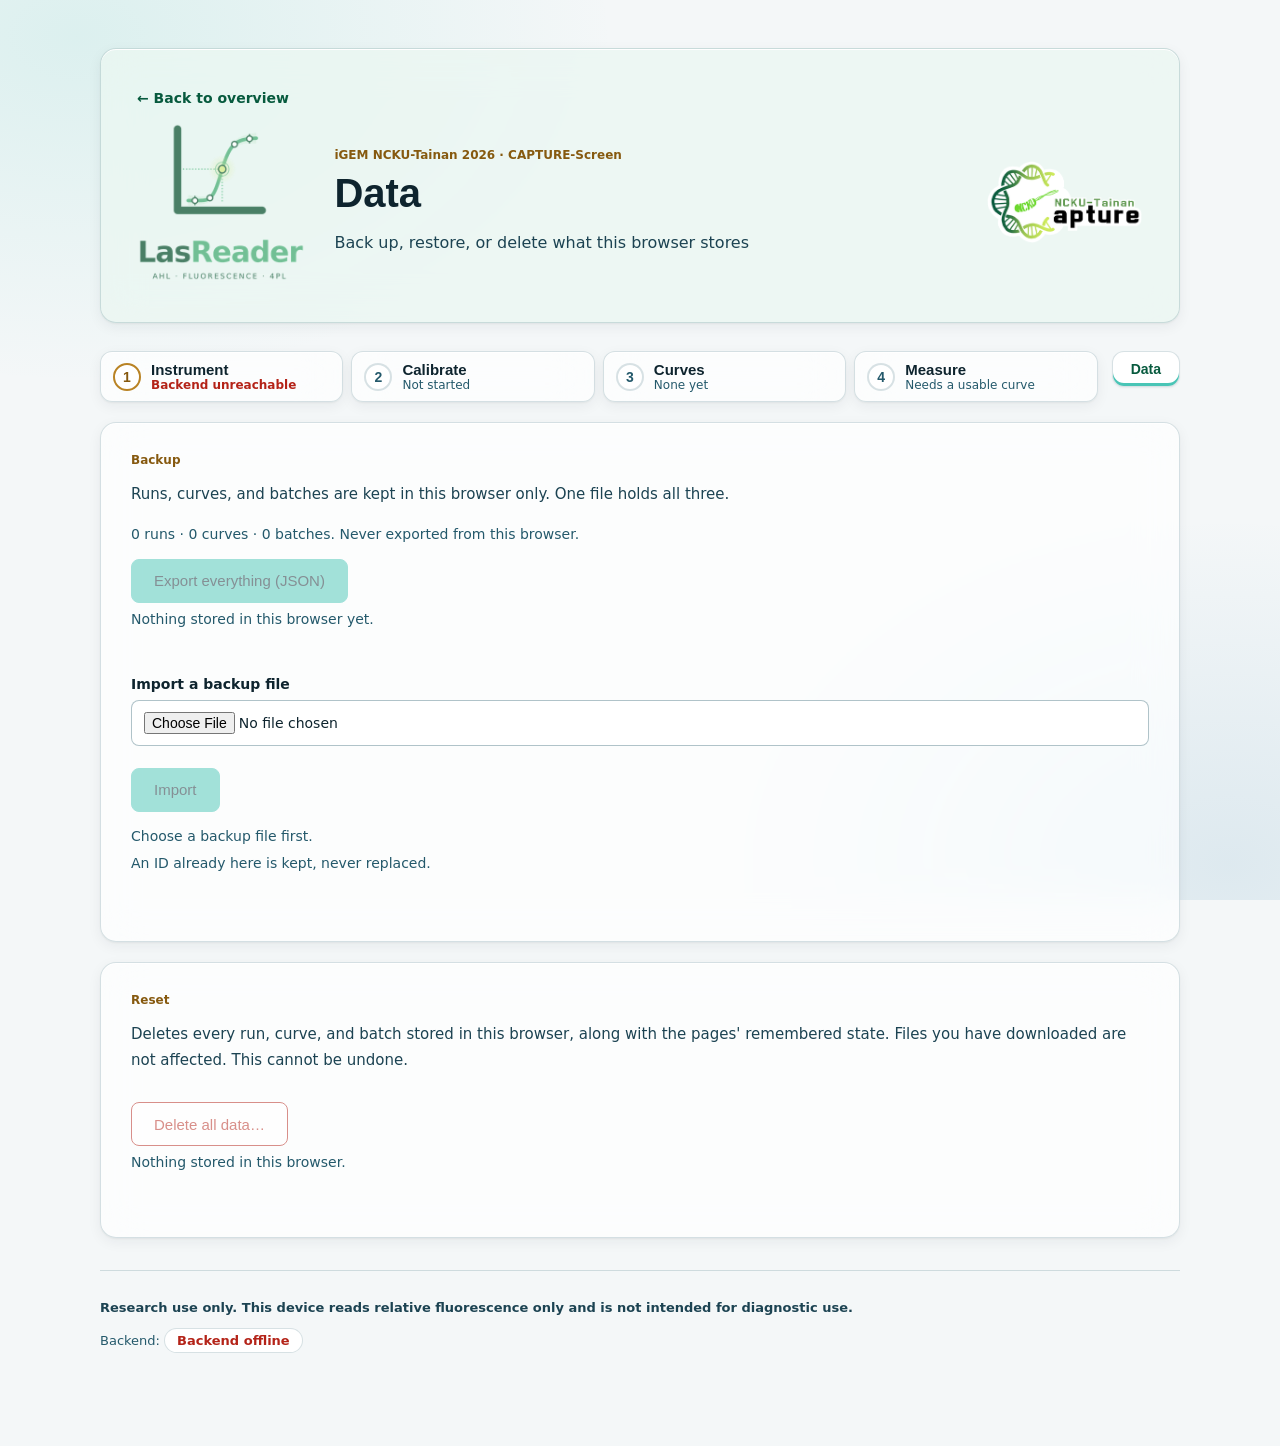
<file: frontend/hardware-data.html>
<!DOCTYPE html>
<html lang="en">
<head>
  <meta charset="UTF-8" />
  <meta name="viewport" content="width=device-width, initial-scale=1.0" />
  <title>Data · CAPTURE-Screen · LasReader</title>
  <meta name="description" content="Back up, restore, or delete the CAPTURE-Screen calibration runs, curves, and measurement batches stored in this browser." />
  <link rel="stylesheet" href="css/style.css" />
  <link rel="icon" type="image/png" href="assets/images/favicon.png" />
  <link rel="apple-touch-icon" href="assets/images/logo-mark.png" />
</head>
<body>
  <div class="page">
    <header class="site-header">
      <a class="back-link" href="index.html">&larr; Back to overview</a>
      <div class="site-header-row">
        <img class="site-mark" src="assets/images/logo-lasreader.png"
             alt="LasReader" width="360" height="340" />
        <div class="site-header-text">
          <p class="eyebrow">iGEM NCKU-Tainan 2026 · CAPTURE-Screen</p>
          <h1>Data</h1>
          <p class="subtitle">Back up, restore, or delete what this browser stores</p>
        </div>
        <img class="site-logo" src="assets/images/logo-wordmark.png"
             alt="iGEM NCKU-Tainan 2026 Capture" width="337" height="180" />
      </div>
    </header>

    <nav class="hw-steps" id="hardware-subnav" data-page="data" aria-label="CAPTURE-Screen workflow"></nav>

    <main>
      <!-- One backup for the whole workflow: a curve is meaningless without its run, and a
           batch without its curve. -->
      <section class="card">
        <p class="section-label">Backup</p>
        <p class="section-description">
          Runs, curves, and batches are kept in this browser only. One file holds all three.
        </p>

        <p class="plan-meta" id="backup-summary" aria-live="polite">Counting…</p>

        <div class="button-row">
          <button type="button" id="backup-export-button">Export everything (JSON)</button>
        </div>
        <p class="blocked-reason" id="backup-export-reason" hidden></p>
        <p class="status-message" id="backup-export-status" aria-live="polite"></p>

        <form id="backup-import-form">
          <label for="backup-import-file">Import a backup file</label>
          <input type="file" id="backup-import-file" accept=".json,application/json" />
          <button type="submit" id="backup-import-button">Import</button>
          <p class="blocked-reason" id="backup-import-reason" hidden></p>
        </form>
        <p class="plan-meta">An ID already here is kept, never replaced.</p>
        <p class="status-message" id="backup-import-status" aria-live="polite"></p>
        <ul class="excluded-list" id="backup-import-detail" hidden></ul>
      </section>

      <!-- Irreversible, so it takes two deliberate steps: open the panel, then type the word. The
           panel shows exactly what goes and whether it was ever backed up, and offers the backup
           right there. -->
      <section class="card">
        <p class="section-label">Reset</p>
        <p class="section-description">
          Deletes every run, curve, and batch stored in this browser, along with the pages' remembered state.
          Files you have downloaded are not affected. This cannot be undone.
        </p>

        <div class="button-row">
          <button type="button" class="btn-danger" id="reset-open-button">Delete all data&hellip;</button>
        </div>
        <p class="blocked-reason" id="reset-open-reason" hidden></p>

        <div id="reset-panel" hidden>
          <p class="plan-meta" id="reset-summary" aria-live="polite"></p>
          <p class="status-message warn" id="reset-warning"></p>

          <div class="button-row">
            <button type="button" class="btn-secondary" id="reset-export-button">Export everything first</button>
          </div>

          <label for="reset-confirm-input">Type DELETE to confirm</label>
          <input type="text" id="reset-confirm-input" autocomplete="off" spellcheck="false" />

          <div class="button-row">
            <button type="button" class="btn-danger" id="reset-confirm-button">Delete everything</button>
            <button type="button" class="btn-secondary" id="reset-cancel-button">Cancel</button>
          </div>
          <p class="blocked-reason" id="reset-confirm-reason" hidden></p>
        </div>

        <p class="status-message" id="reset-status" aria-live="polite"></p>
      </section>
    </main>

    <footer class="site-footer">
      <p class="ruo-notice">Research use only. This device reads relative fluorescence only and is not intended for diagnostic use.</p>
      <p>Backend: <span id="backend-status" class="backend-status-badge">Checking…</span></p>
    </footer>
  </div>

  <script src="js/config.js"></script>
  <script src="js/hardware_processing.js"></script>
  <script src="js/curve_fit.js"></script>
  <script src="js/hardware_local.js"></script>
  <script src="js/hardware_api.js"></script>
  <script src="js/hardware_common.js"></script>
  <script src="js/hardware_data.js"></script>
  <script src="js/backend_status.js"></script>
</body>
</html>
</file>
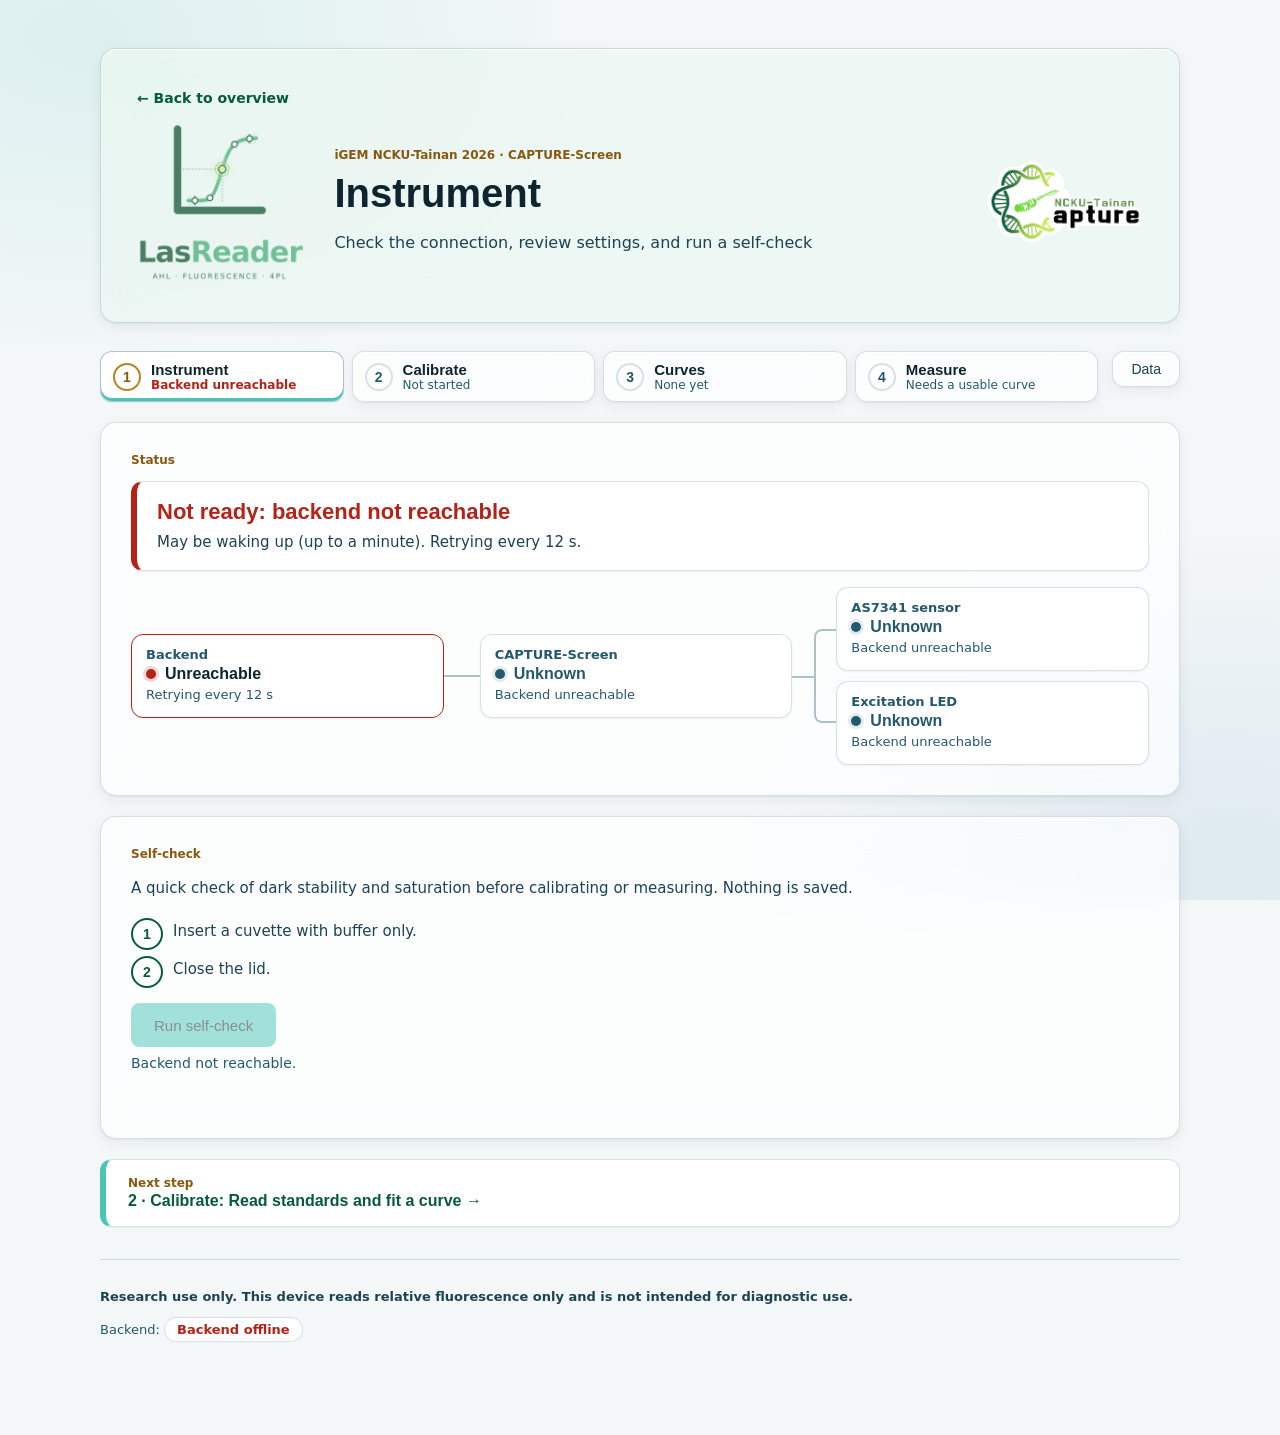
<file: frontend/hardware.html>
<!DOCTYPE html>
<html lang="en">
<head>
  <meta charset="UTF-8" />
  <meta name="viewport" content="width=device-width, initial-scale=1.0" />
  <title>Instrument · CAPTURE-Screen · LasReader</title>
  <meta name="description" content="Step 1 of the CAPTURE-Screen workflow: check the connection, review settings, and run a self-check for dark stability and saturation." />
  <link rel="stylesheet" href="css/style.css" />
  <link rel="icon" type="image/png" href="assets/images/favicon.png" />
  <link rel="apple-touch-icon" href="assets/images/logo-mark.png" />
</head>
<body>
  <div class="page">
    <header class="site-header">
      <a class="back-link" href="index.html">&larr; Back to overview</a>
      <div class="site-header-row">
        <img class="site-mark" src="assets/images/logo-lasreader.png"
             alt="LasReader" width="360" height="340" />
        <div class="site-header-text">
          <p class="eyebrow">iGEM NCKU-Tainan 2026 · CAPTURE-Screen</p>
          <h1>Instrument</h1>
          <p class="subtitle">Check the connection, review settings, and run a self-check</p>
        </div>
        <img class="site-logo" src="assets/images/logo-wordmark.png"
             alt="iGEM NCKU-Tainan 2026 Capture" width="337" height="180" />
      </div>
    </header>

    <!-- Filled in by js/hardware_common.js: the four workflow steps with their state, and Data. -->
    <nav class="hw-steps" id="hardware-subnav" data-page="instrument" aria-label="CAPTURE-Screen workflow"></nav>

    <main>
      <section class="card">
        <p class="section-label">Status</p>

        <!-- Connection and self-check status, with the reason and what to do next. -->
        <div class="hw-verdict" id="status-verdict" aria-live="polite">
          <p class="hw-verdict-title" id="status-verdict-title">Checking the instrument…</p>
          <p class="hw-verdict-detail" id="status-verdict-detail" hidden></p>
        </div>

        <!-- The path a reading takes, as it is wired: the backend reaches the device, which
             drives both the sensor and the LED. The first broken link is where the problem is. -->
        <div class="hw-path" role="list" aria-label="Signal path">
          <div class="hw-node" id="node-backend" role="listitem">
            <span class="hw-node-label">Backend</span>
            <span class="hw-node-value"><span class="status-dot"></span><span class="hw-node-text">--</span></span>
            <span class="hw-node-sub"></span>
          </div>
          <span class="hw-link" id="link-device" aria-hidden="true"></span>
          <div class="hw-node" id="node-device" role="listitem">
            <span class="hw-node-label">CAPTURE-Screen</span>
            <span class="hw-node-value"><span class="status-dot"></span><span class="hw-node-text">--</span></span>
            <span class="hw-node-sub"></span>
          </div>
          <span class="hw-fork" aria-hidden="true">
            <span class="hw-fork-stem" id="link-stem"></span>
            <span class="hw-fork-branch is-top" id="link-sensor"></span>
            <span class="hw-fork-branch is-bottom" id="link-led"></span>
          </span>
          <div class="hw-node-pair">
            <div class="hw-node" id="node-sensor" role="listitem">
              <span class="hw-node-label">AS7341 sensor</span>
              <span class="hw-node-value"><span class="status-dot"></span><span class="hw-node-text">--</span></span>
              <span class="hw-node-sub"></span>
            </div>
            <div class="hw-node" id="node-led" role="listitem">
              <span class="hw-node-label">Excitation LED</span>
              <span class="hw-node-value"><span class="status-dot"></span><span class="hw-node-text">--</span></span>
              <span class="hw-node-sub"></span>
            </div>
          </div>
        </div>

        <div id="status-details" hidden>
          <h3 class="subsection-heading table-heading">Current configuration</h3>
          <div class="table-wrapper">
            <table class="spec-table">
              <thead>
                <tr><th scope="col">Parameter</th><th scope="col">Value</th><th scope="col">Note</th></tr>
              </thead>
              <tbody id="status-config-body"></tbody>
            </table>
          </div>
        </div>
      </section>

      <section class="card">
        <p class="section-label">Self-check</p>
        <p class="section-description">A quick check of dark stability and saturation before calibrating or measuring. Nothing is saved.</p>

        <ol class="procedure">
          <li>Insert a cuvette with buffer only.</li>
          <li>Close the lid.</li>
        </ol>

        <div class="button-row">
          <button type="button" id="self-check-button" disabled>Run self-check</button>
        </div>
        <p class="blocked-reason" id="self-check-reason" hidden></p>

        <p class="status-message" id="self-check-status" aria-live="polite"></p>
        <div class="result-block" id="self-check-result" hidden></div>
      </section>

      <div id="hardware-next" data-next="calibration"></div>
    </main>

    <footer class="site-footer">
      <p class="ruo-notice">Research use only. This device reads relative fluorescence only and is not intended for diagnostic use.</p>
      <p>Backend: <span id="backend-status" class="backend-status-badge">Checking…</span></p>
    </footer>
  </div>

  <script src="js/config.js"></script>
  <script src="js/hardware_processing.js"></script>
  <script src="js/curve_fit.js"></script>
  <script src="js/hardware_local.js"></script>
  <script src="js/hardware_api.js"></script>
  <script src="js/hardware_common.js"></script>
  <script src="js/hardware.js"></script>
  <script src="js/backend_status.js"></script>
</body>
</html>
</file>
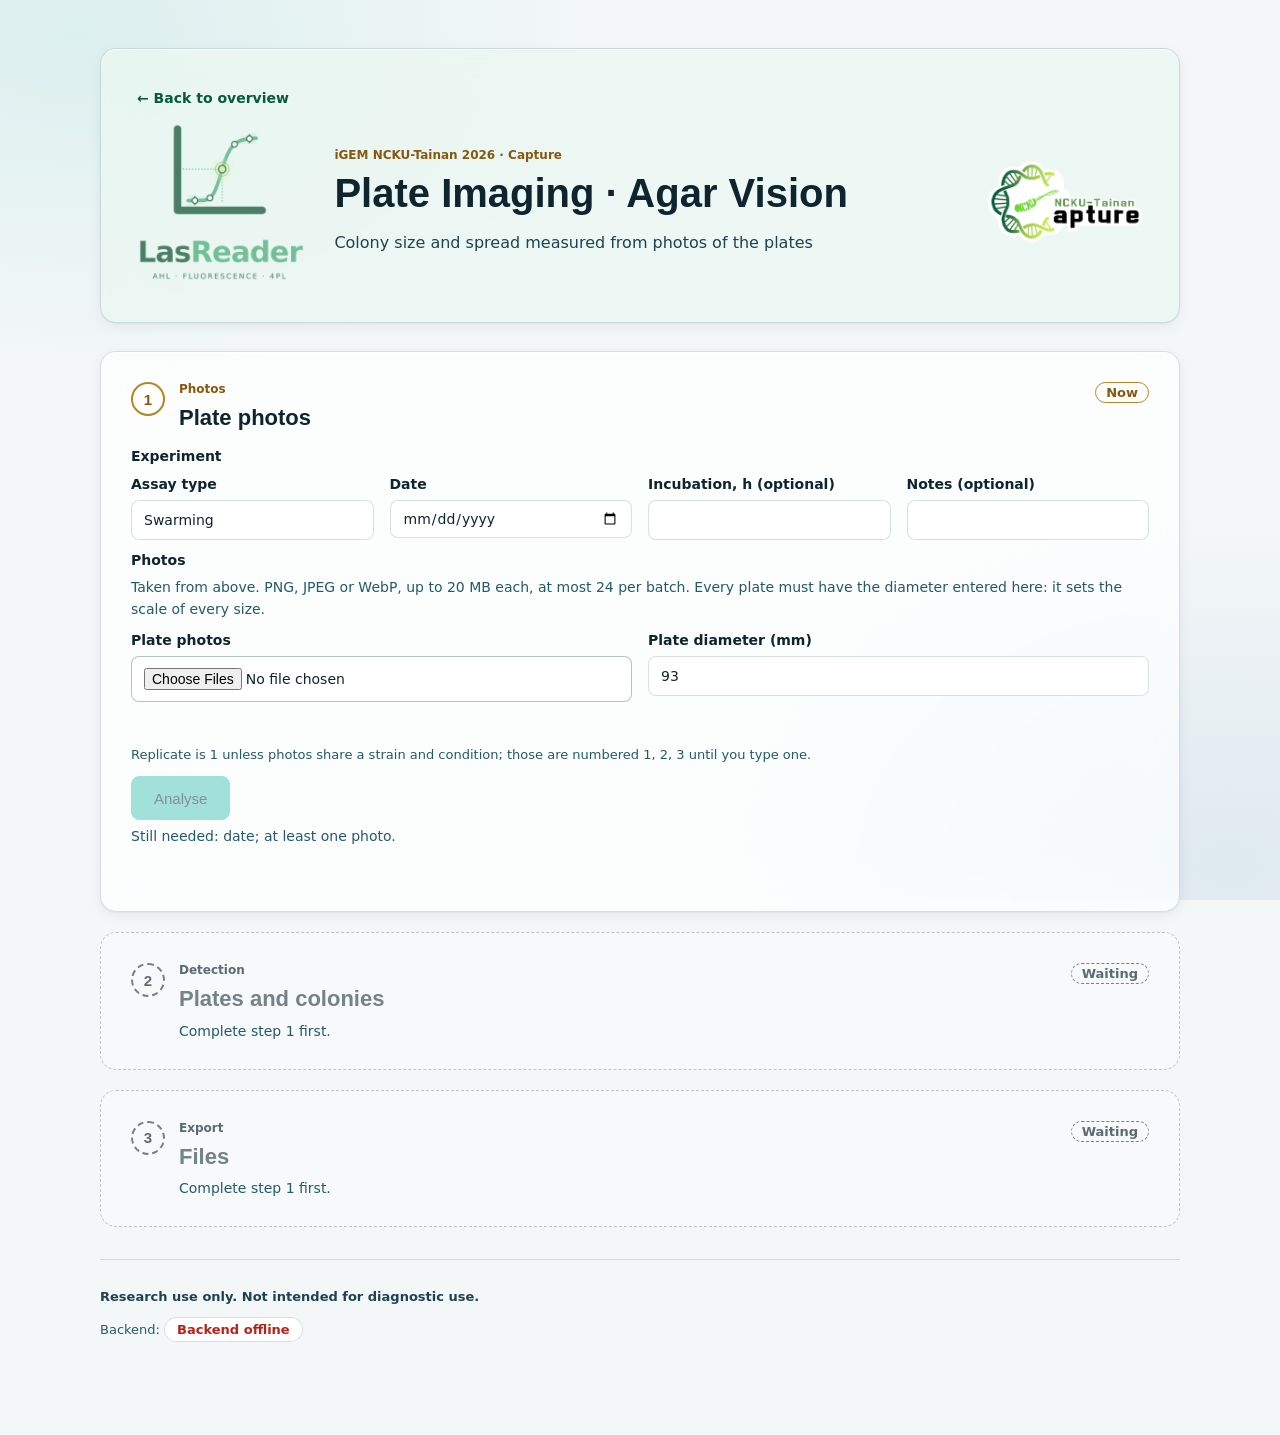
<file: frontend/swarming.html>
<!DOCTYPE html>
<html lang="en">
<head>
  <meta charset="UTF-8" />
  <meta name="viewport" content="width=device-width, initial-scale=1.0" />
  <title>Plate Imaging · Agar Vision · LasReader</title>
  <meta name="description" content="Measure colony size and spread from photos of the plates." />
  <link rel="stylesheet" href="css/style.css" />
  <link rel="icon" type="image/png" href="assets/images/favicon.png" />
  <link rel="apple-touch-icon" href="assets/images/logo-mark.png" />
</head>
<body>
  <div class="page">
    <header class="site-header">
      <a class="back-link" href="index.html">&larr; Back to overview</a>
      <div class="site-header-row">
        <img class="site-mark" src="assets/images/logo-lasreader.png"
             alt="LasReader" width="360" height="340" />
        <div class="site-header-text">
          <p class="eyebrow">iGEM NCKU-Tainan 2026 · Capture</p>
          <h1>Plate Imaging &middot; Agar Vision</h1>
          <p class="subtitle">Colony size and spread measured from photos of the plates</p>
        </div>
        <img class="site-logo" src="assets/images/logo-wordmark.png"
             alt="iGEM NCKU-Tainan 2026 Capture" width="337" height="180" />
      </div>
    </header>

    <!-- A batch of photos, analysed by the backend one at a time (POST /api/swarming/analyze) and never
         stored: the CSV and the annotated images are the record. Every step derives its state from the page. -->
    <main>
      <!-- 1. Photos: the experiment (shared by the batch), then one row per plate photo. -->
      <section class="card step-card" id="photo-card">
        <div class="step-card-head">
          <span class="step-card-num">1</span>
          <div>
            <p class="section-label">Photos</p>
            <h2>Plate photos</h2>
          </div>
          <span class="flag-chip step-card-state">--</span>
        </div>
        <p class="blocked-reason step-card-waiting" hidden></p>

        <div class="step-card-body">
          <fieldset class="plain-fieldset">
            <legend>Experiment</legend>
            <div class="form-grid">
              <div class="field">
                <!-- What phenotype the photos are of. Not computed with: it only labels the batch
                     and goes into the CSV and the file names. -->
                <label for="info-assay">Assay type</label>
                <input type="text" id="info-assay" autocomplete="off" value="Swarming" />
              </div>
              <div class="field">
                <label for="info-date">Date</label>
                <input type="date" id="info-date" />
              </div>
              <div class="field">
                <label for="info-incubation">Incubation, h (optional)</label>
                <input type="text" id="info-incubation" inputmode="decimal" autocomplete="off" />
              </div>
              <div class="field">
                <label for="info-notes">Notes (optional)</label>
                <input type="text" id="info-notes" autocomplete="off" />
              </div>
            </div>
          </fieldset>

          <fieldset class="plain-fieldset">
            <legend>Photos</legend>
            <p class="plan-meta">Taken from above. PNG, JPEG or WebP, up to 20 MB each, at most 24 per batch. Every plate must have the diameter entered here: it sets the scale of every size.</p>
            <div class="form-grid">
              <div class="field">
                <label for="photo-file">Plate photos</label>
                <input type="file" id="photo-file" accept="image/png,image/jpeg,image/webp" multiple />
              </div>
              <div class="field">
                <label for="dish-diameter">Plate diameter (mm)</label>
                <input type="text" id="dish-diameter" inputmode="decimal" autocomplete="off" value="93" />
              </div>
            </div>
            <p class="status-message" id="photo-status" aria-live="polite"></p>
            <div class="table-wrapper" id="photo-table-wrapper" hidden>
              <table class="manual-table swarm-photo-table">
                <thead>
                  <tr>
                    <th scope="col">#</th>
                    <th scope="col">Photo</th>
                    <th scope="col">Strain</th>
                    <th scope="col">Condition (optional)</th>
                    <th scope="col">Replicate</th>
                    <th scope="col">Analysis</th>
                    <th scope="col"><span class="visually-hidden">Remove</span></th>
                  </tr>
                </thead>
                <tbody id="photo-body"></tbody>
              </table>
            </div>
            <p class="chart-note swarm-table-note">Replicate is 1 unless photos share a strain and condition; those are numbered 1, 2, 3 until you type one.</p>
          </fieldset>

          <div class="button-row">
            <button type="button" id="analyze-button">Analyse</button>
          </div>
          <p class="blocked-reason" id="analyze-reason" hidden></p>
          <p class="status-message" id="analyze-status" aria-live="polite"></p>
        </div>
      </section>

      <!-- 2. Detection: one row per analysed photo; View opens what the backend found, drawn on the
           photo, and its numbers. -->
      <section class="card step-card" id="detect-card">
        <div class="step-card-head">
          <span class="step-card-num">2</span>
          <div>
            <p class="section-label">Detection</p>
            <h2>Plates and colonies</h2>
          </div>
          <span class="flag-chip step-card-state">--</span>
        </div>
        <p class="blocked-reason step-card-waiting" hidden></p>

        <div class="step-card-body">
          <p class="status-message error" id="dish-warning" hidden></p>
          <div class="table-wrapper">
            <table>
              <thead>
                <tr>
                  <th scope="col">#</th>
                  <th scope="col">Photo</th>
                  <th scope="col">Plate</th>
                  <th scope="col">Found by</th>
                  <th scope="col">Mode</th>
                  <th scope="col">Colonies</th>
                  <th scope="col">Largest span</th>
                  <th scope="col"><span class="visually-hidden">Details</span></th>
                </tr>
              </thead>
              <tbody id="result-body"></tbody>
            </table>
          </div>
          <p class="chart-note swarm-table-note">Longest span: the farthest two points on the outline. Equivalent diameter: a circle of the same area. Mode: UV when most of the photo is blue-purple (colonies found by their green/blue ratio), otherwise Normal. A photo wider than 1200 px is shrunk to 1200 px wide before analysis; positions in px are in that size. View a photo to check its plate circle and colony outlines.</p>
        </div>
      </section>

      <!-- 3. Export: nothing is stored, so the files are the record. -->
      <section class="card step-card" id="export-card">
        <div class="step-card-head">
          <span class="step-card-num">3</span>
          <div>
            <p class="section-label">Export</p>
            <h2>Files</h2>
          </div>
          <span class="flag-chip step-card-state">--</span>
        </div>
        <p class="blocked-reason step-card-waiting" hidden></p>

        <div class="step-card-body">
          <p class="plan-meta">Nothing is stored. Export before leaving the page. The CSV holds every photo's colonies, one row each; each annotated photo is its own PNG.</p>
          <div class="button-row">
            <button type="button" id="export-csv">Export CSV</button>
            <button type="button" class="btn-secondary" id="export-png">Export annotated photos (PNG)</button>
          </div>
          <p class="status-message" id="export-status" aria-live="polite"></p>
        </div>
      </section>
    </main>

    <footer class="site-footer">
      <p class="ruo-notice">Research use only. Not intended for diagnostic use.</p>
      <p>Backend: <span id="backend-status" class="backend-status-badge">Checking…</span></p>
    </footer>
  </div>

  <script src="js/config.js"></script>
  <script src="js/swarming.js"></script>
  <script src="js/backend_status.js"></script>
</body>
</html>
</file>
<file: frontend/css/style.css>
/* ============================================================
   Light, in the team wiki's deep-teal palette.

   1. Ground: a pale blue-grey with two still, soft tints (mint top
      left, blue bottom right). Nothing moves and nothing glows; the
      tints are only there so the glass has something to frost.
   2. Glass: header, step bar, cards. White frosted panes - mostly
      opaque, blurred, a white top edge, a hairline and a short
      shadow. Buttons are flat and solid, so an action is never vague.
   3. Data: tables, inputs, charts, stat tiles, the plate map. Opaque
      white: a number never sits over a blurred backdrop.

   Layout is untouched: the 1080px column, the header block, the
   panels and the one-line footer sit exactly where they did.

   The colours are the wiki's (static/style.css, body.hw-nexus), used
   on white: its ground #0e242e is the ink, #1c4352 and #24596b the
   secondary inks and lines, mint #49c5b6 the filled actions, blue
   #2779a7 a background tint, and its brand green #075a3e the accent.
   Its lime is not used: on white it cannot be read. The charts read
   these from :root (cssVar() in each page script).
   ============================================================ */

@font-face { font-family:"Changa"; src:url("https://static.igem.wiki/teams/6379/wiki/fonts/changa/changa-regular.ttf") format("truetype"); font-weight:400; font-style:normal; font-display:swap; }
@font-face { font-family:"Changa"; src:url("https://static.igem.wiki/teams/6379/wiki/fonts/changa/changa-medium.ttf") format("truetype");  font-weight:500; font-style:normal; font-display:swap; }
@font-face { font-family:"Changa"; src:url("https://static.igem.wiki/teams/6379/wiki/fonts/changa/changa-bold.ttf") format("truetype");    font-weight:700; font-style:normal; font-display:swap; }

:root {
  /* Inks. Contrast on white: text 16:1, dim 10:1, muted 7.7:1, accent 8:1. */
  --text: #0e242e;
  --text-dim: #1c4352;
  --muted: #24596b;
  --heading: #0e242e;
  --border: rgba(36,89,107,.18);
  --border-strong: rgba(36,89,107,.36);
  --accent: #075a3e;
  --accent-active: #05442e;
  /* Red and gold are this site's own, not the wiki's (whose only reds and
     golds belong to its Board Game page). Gold is the hue of the wiki's
     caution colour #e6b060 (36 deg), darkened until it reads on white: as
     text, and as a line or fill. Red sits opposite the teals. On the bare
     tinted ground, the darkest place any of them appears: error 5.3:1,
     gold-ink 4.9:1; gold as a line is 3.3:1 on white, where the charts are. */
  --error: #b42318;
  --gold: #b98325;
  --gold-ink: #86590f;

  /* A step that cannot be used yet: the teal #24596b with its colour drained,
     so it reads as off rather than as another heading. The light one is only
     for large titles (3:1 is the bar there); small text takes the dark one. */
  --idle: #738389;
  --idle-ink: #5a6b72;
  --solid: #ffffff;
  --solid-soft: #f0faf9;        /* mint at 8% on white: header rows, tints */
  --focus: #24596b;

  /* A fluorescence reading, wherever one is plotted: sfGFP emits near 510 nm
     and CAPTURE-Screen reads it in F4 (515 nm). The true spectral colour there
     is about #00ff40, 1.4:1 on white - invisible as a point or bar - so this is
     the same hue (133 deg) at the brightest it can be and still clear 3:1 on
     white (3.5:1). A flat colour, never a glow. */
  --fluor: #1f9d3a;

  /* The other channels in the channel bar charts: context only, kept light so
     F4 is told apart by brightness as well as hue (1.8:1 between them), not
     by hue alone, which a colour-blind reader may not see. */
  --chart-muted: #a9bcc4;

  /* Filled actions and finished steps: the wiki's mint, ink in its ground
     colour (7.6:1). */
  --brand: #49c5b6;
  --brand-hover: #3eb5a7;
  --brand-ink: #0e242e;

  --ground: #f4f7f8;            /* the wiki's line colour at 5% on white */

  /* The glass: white, mostly opaque, so text on it reads as on paper. */
  --glass-fill: rgba(255,255,255,.70);
  --glass-fill-strong: rgba(255,255,255,.78);
  /* The header's glass: a very light green in the hue of the wiki's brand green
     #075a3e (about 155 deg). Greener than the mint tints elsewhere on purpose:
     on the blue-grey ground a mint header read as the same colour as the page. */
  --glass-fill-header: rgba(235,247,242,.80);
  --glass-fill-faint: rgba(255,255,255,.52);
  --glass-blur: blur(20px) saturate(140%);
  --glass-depth:
    inset 0 1px 0 rgba(255,255,255,.95),
    0 1px 2px rgba(14,36,46,.05),
    0 4px 14px rgba(14,36,46,.06);
  --data-depth: 0 1px 2px rgba(14,36,46,.05);

  --radius: 16px;
  --heading-font: "Changa", "Noto Sans TC", sans-serif;

  /* Type scale: eight steps. Readouts (a live count, the next tube) are
     display numbers and keep their own sizes. */
  --fs-title: clamp(1.9rem, 4.5vw, 2.5rem);  /* 40px  page title */
  --fs-section: 1.625rem;                     /* 26px  a group of cards (Phenotype): above a card's title */
  --fs-card: 1.375rem;                        /* 22px  card titles */
  --fs-sub: 1rem;                             /* 16px  subheadings */
  --fs-body: .9375rem;                        /* 15px  prose */
  --fs-data: .875rem;                         /* 14px  tables, inputs */
  --fs-label: .8125rem;                       /* 13px  labels, headers, chips */
  --fs-small: .75rem;                         /* 12px  the floor */
}

* { box-sizing: border-box; }

/* The ground and its two still tints. Fixed, so the content moves over
   them rather than dragging them along. */
html {
  background-color: var(--ground);
  background-image:
    radial-gradient(60% 55% at 6% 4%, rgba(73,197,182,.14) 0%, rgba(73,197,182,0) 70%),
    radial-gradient(55% 55% at 96% 96%, rgba(39,121,167,.11) 0%, rgba(39,121,167,0) 70%);
  background-attachment: fixed;
}

body {
  margin: 0;
  min-height: 100vh;
  font-family: "Segoe UI", "Noto Sans TC", system-ui, sans-serif;
  font-size: var(--fs-body);
  color: var(--text-dim);
}

button, input, textarea, select { font: inherit; }

.page { width: min(1080px, calc(100% - 32px)); margin: 0 auto; padding: 48px 0 80px; }

/* The glass: every panel shares one recipe. */
.site-header, .card, .hw-step a, .hw-data-link {
  background: var(--glass-fill);
  backdrop-filter: var(--glass-blur);
  -webkit-backdrop-filter: var(--glass-blur);
  border: 1px solid var(--border);
  box-shadow: var(--glass-depth);
}

/* The header: the same glass, a little more opaque and faintly green, so it reads as the
   page's title block rather than as one more card. */
.site-header {
  margin-bottom: 28px;
  padding: 40px 36px;
  border-radius: var(--radius);
  background: var(--glass-fill-header);
}

/* Header band: LasReader mark, title block, team wordmark on the right. */
.site-header-row {
  display: flex; align-items: center; gap: 28px;
}

/* Takes the free width, so the wordmark stays at the right edge; min-width lets
   the heading wrap instead of pushing the logos off the edge. */
.site-header-text { flex: 1; min-width: 0; }

/* Height drives the size, width follows. Both PNGs are transparent: the
   LasReader mark sits straight on the glass, with no tile or frame; the team
   logo carries its own white sticker outline. */
.site-mark {
  flex: none;
  display: block;
  width: auto;
  height: clamp(110px, 14vw, 160px);
}
.site-logo {
  flex: none;
  display: block;
  width: auto;
  height: clamp(56px, 7vw, 84px);
}

.eyebrow {
  margin: 0 0 8px; color: var(--gold-ink);
  font-size: var(--fs-small); font-weight: 700;
}

.site-header h1 {
  margin: 0;
  font-family: var(--heading-font); font-weight: 700;
  font-size: var(--fs-title); line-height: 1.15;
  color: var(--heading);
}

.subtitle { margin: 14px 0 0; color: var(--text-dim); font-size: var(--fs-sub); line-height: 1.6; }
.section-description { color: var(--text-dim); line-height: 1.7; }

.card {
  margin-top: 20px;
  padding: 30px;
  border-radius: var(--radius);
}

.section-heading { display: flex; align-items: flex-start; justify-content: space-between; gap: 20px; }
.section-heading h2 { margin: 0; font-family: var(--heading-font); font-weight: 700; font-size: var(--fs-card); line-height: 1.25; color: var(--heading); }
.subsection-heading { margin: 0; font-family: var(--heading-font); font-weight: 700; font-size: var(--fs-sub); color: var(--text); }

.section-label {
  margin: 0 0 8px; color: var(--gold-ink);
  font-size: var(--fs-small); font-weight: 700;
}

form { display: flex; flex-direction: column; gap: 8px; }
label { margin-top: 12px; color: var(--text); font-size: var(--fs-data); font-weight: 600; }

/* Controls and results are opaque: glass frames the data, never sits
   underneath it. */
textarea, input[type="file"], input[type="number"] {
  width: 100%; padding: 11px 12px;
  border: 1px solid var(--border-strong); border-radius: 8px;
  color: var(--text); background: var(--solid);
  font-size: var(--fs-data);
}
textarea { resize: vertical; }

textarea:focus, input:focus { outline: 3px solid var(--focus); outline-offset: 2px; border-color: var(--text-dim); }
button:focus-visible, .back-link:focus-visible, .nav-card-cue:focus-visible { outline: 3px solid var(--focus); outline-offset: 2px; }

/* Buttons are flat and solid: an action should never look like decoration.
   The primary is the wiki's mint with ground-coloured ink, in Changa as on the
   wiki's own buttons. */
button {
  align-self: flex-start;
  min-height: 44px; margin-top: 14px; padding: 10px 22px;
  border: 1px solid var(--brand); border-radius: 8px;
  color: var(--brand-ink);
  background: var(--brand);
  font-family: var(--heading-font);
  font-size: var(--fs-body);
  font-weight: 500;
  cursor: pointer;
  transition: background-color .15s ease, border-color .15s ease, opacity .15s ease;
}
button:hover { background: var(--brand-hover); border-color: var(--brand-hover); }
button:active { box-shadow: inset 0 2px 4px rgba(14,36,46,.22); }
button:disabled { cursor: wait; opacity: .5; box-shadow: none; }

/* Secondary: white with a line, the ink colour. */
button.btn-secondary {
  color: var(--text);
  background: var(--solid);
  border-color: var(--border-strong);
}
button.btn-secondary:hover { background: var(--solid-soft); border-color: var(--muted); }

/* Only for what cannot be undone: the error colour on the text and line,
   so it reads as different without becoming a solid red block. */
button.btn-danger { color: var(--error); background: var(--solid); border-color: var(--error); }
button.btn-danger:hover { color: var(--error); background: rgba(180,35,24,.06); border-color: var(--error); }
button.btn-danger:active { color: var(--error); }

.status-message { min-height: 1.4em; margin: 16px 0 0; color: var(--text-dim); font-size: var(--fs-body); }

/* The wiki's notice box: paper, hairline border, one coloured bar. */
.status-message.success, .status-message.error {
  padding: 10px 14px;
  border: 1px solid var(--border);
  border-left: 4px solid var(--gold);
  border-radius: 8px;
  background: var(--solid);
}
.status-message.error { border-left-color: var(--error); color: var(--error); }

.result-block { margin-top: 24px; padding-top: 20px; border-top: 1px solid var(--border); }

/* Relative so a visually hidden header label (absolute) stays inside the scroll box instead of
   widening the page on a phone. */
.table-wrapper { position: relative; overflow-x: auto; border: 1px solid var(--border); border-radius: 12px; background: var(--solid); box-shadow: var(--data-depth); }
table { width: 100%; min-width: 860px; border-collapse: collapse; }
th, td { padding: 12px 14px; border-bottom: 1px solid var(--border); text-align: left; white-space: nowrap; }
th { color: var(--muted); background: var(--solid-soft); font-size: var(--fs-label); font-weight: 600; }
td { color: var(--text); font-size: var(--fs-data); font-variant-numeric: tabular-nums; }
tbody tr:last-child td { border-bottom: 0; }
tbody tr:hover td { background: var(--solid-soft); }
.significance-cell { color: var(--text); font-weight: 700; }

.chart-note { margin: -8px 0 16px; color: var(--muted); font-size: var(--fs-label); }

.chart-plate { margin: 8px 0 16px; padding: 14px; border: 1px solid var(--border); border-radius: 12px; background: var(--solid); box-shadow: var(--data-depth); }
canvas { max-width: 100%; }

.site-footer { margin-top: 32px; padding-top: 16px; border-top: 1px solid var(--border); color: var(--muted); font-size: var(--fs-label); }

.sensor-stats { display: flex; gap: 12px; margin-top: 16px; }
.sensor-stat { flex: 1; padding: 12px 14px; border: 1px solid var(--border); border-radius: 12px; background: var(--solid); box-shadow: var(--data-depth); }
.sensor-stat-label { display: block; color: var(--muted); font-size: var(--fs-label); font-weight: 600; }
.sensor-stat-value {
  display: block; margin-top: 4px;
  font-family: var(--heading-font); font-weight: 700; font-size: 1.6rem;
  color: var(--text);
  /* Live readings refresh several times a second; fixed-width digits stop
     the number from changing width as the value changes. */
  font-variant-numeric: tabular-nums;
}

.backend-status-badge {
  display: inline-block; padding: 4px 12px; border-radius: 999px;
  color: var(--accent); background: var(--solid);
  border: 1px solid var(--border);
  font-weight: 700;
}
.backend-status-badge.offline { color: var(--error); }

[hidden] { display: none !important; }

@media (max-width: 640px) {
  .page { width: min(100% - 20px, 1080px); padding-top: 32px; }
  .site-header { padding: 28px 22px; }
  /* Both logos on one line, the title block below them. */
  .site-header-row { flex-wrap: wrap; gap: 20px; }
  .site-logo { margin-left: auto; }
  .site-header-text { order: 1; flex-basis: 100%; }
  .card { padding: 20px; }
  button { width: 100%; }
}

/* Landing page ------------------------------------------------------ */
.nav-grid { display: grid; grid-template-columns: repeat(2, 1fr); gap: 20px; }
/* The bridge: a line down from the middle of each card above (the grid's columns are centred at
   25% - 5px and 75% + 5px with its 20 px gap), joined, then one arrow down to Cross-Validation,
   which sits centred below at one column's width. */
.nav-bridge { position: relative; height: 46px; }
.nav-bridge span { position: absolute; background: var(--brand); opacity: .6; }
.nav-bridge-stub { top: 0; width: 2px; height: 18px; }
.nav-bridge-stub.is-left { left: calc(25% - 6px); }
.nav-bridge-stub.is-right { right: calc(25% - 6px); }
.nav-bridge-join { top: 16px; height: 2px; left: calc(25% - 6px); right: calc(25% - 6px); }
.nav-bridge-down { top: 16px; bottom: 8px; left: calc(50% - 1px); width: 2px; }
.nav-bridge span.nav-bridge-head {
  bottom: 0; left: calc(50% - 7px); width: 0; height: 0; background: none;
  border-left: 7px solid transparent; border-right: 7px solid transparent; border-top: 9px solid var(--brand);
}
.nav-card-bridged { width: calc(50% - 10px); margin: 0 auto; }
/* Swarming, at the bottom of the page and apart from the AHL tools: a divider and its own
   heading, then the card at full width. */
.nav-hub-phenotype { margin-top: 40px; padding-top: 24px; border-top: 1px solid var(--border); }
.nav-section-head { margin-bottom: 16px; }
.nav-section-title { margin: 0 0 6px; font-family: var(--heading-font); font-weight: 700; font-size: var(--fs-section); color: var(--heading); }
.nav-section-head .section-description { margin: 0; }
@media (max-width: 720px) {
  /* Stacked: one short arrow from the two cards above. */
  .nav-grid { grid-template-columns: 1fr; }
  .nav-bridge { height: 34px; }
  .nav-bridge-stub, .nav-bridge-join { display: none; }
  .nav-bridge-down { top: 4px; }
  .nav-card-bridged { width: 100%; }
}

/* Swarming Assay: the photo and the detection side by side, stacked on a phone. */
.swarm-images { display: grid; grid-template-columns: repeat(2, 1fr); gap: 16px; margin: 0 0 16px; }
.swarm-images figure { margin: 0; }
.swarm-images img { display: block; width: 100%; height: auto; border: 1px solid var(--border); border-radius: 12px; background: #fff; }
.swarm-images figcaption { margin-top: 6px; color: var(--text-dim); font-size: var(--fs-data); }
@media (max-width: 720px) {
  .swarm-images { grid-template-columns: 1fr; }
}
/* The batch's photo table: one row per photo, its plate's labels typed in place. */
.swarm-photo-table { min-width: 720px; }
.swarm-photo-table input.table-input { width: 100%; }
.swarm-photo-table td:nth-child(5) input.table-input { min-width: 64px; width: 72px; }
.swarm-photo-table td.photo-state { min-width: 150px; white-space: normal; }
.cell-sub { display: block; margin-top: 2px; color: var(--muted); font-size: var(--fs-label); white-space: normal; }
.cell-sub.is-error { color: var(--error); }
.swarm-table-note { margin: 8px 0 0; }
tr.detail-row .swarm-images { margin-top: 4px; }

.nav-card {
  display: flex; flex-direction: column; margin-top: 0;
  color: inherit; text-decoration: none;
  /* No transform: Safari corrupts a backdrop-filter that moves - the
     same bug the wiki works around at style.css:208. The lift is the
     shadow and a firmer edge instead. */
  transition: background-color .15s ease, border-color .15s ease, box-shadow .2s ease;
}
.nav-card:hover {
  background: var(--glass-fill-strong);
  border-color: var(--border-strong);
  box-shadow: inset 0 1px 0 rgba(255,255,255,.95), 0 2px 4px rgba(14,36,46,.06), 0 8px 22px rgba(14,36,46,.09);
}
.nav-card:focus-visible { outline: 3px solid var(--focus); outline-offset: 3px; }
.nav-card h2 { margin: 0 0 10px; font-family: var(--heading-font); font-weight: 700; font-size: var(--fs-card); line-height: 1.25; color: var(--heading); }
.nav-card .section-description { margin: 0; }
.nav-card-cue { margin-top: auto; padding-top: 18px; color: var(--accent); font-size: var(--fs-data); font-weight: 700; }

/* Landing-page live spectrum. */
.live-card { margin-top: 20px; }
/* The single F4 reading doesn't need the full row. */
.live-card .sensor-stat { flex: 0 1 280px; }
.live-heading-row { align-items: center; }
.live-heading-row h2 { margin: 0; }
.live-controls { display: flex; align-items: center; gap: 18px; }
.live-state { display: inline-flex; align-items: center; gap: 7px; padding: 4px 12px; border: 1px solid var(--border); border-radius: 999px; color: var(--text-dim); background: var(--solid); font-size: var(--fs-label); font-weight: 600; }
.live-dot { width: 9px; height: 9px; border-radius: 50%; background: var(--muted); box-shadow: 0 0 0 3px rgba(36,89,107,.12); }
.live-dot.is-streaming { background: var(--accent); box-shadow: 0 0 0 3px rgba(7,90,62,.14); }
.live-dot.is-reconnecting { background: var(--gold); box-shadow: 0 0 0 3px rgba(185,131,37,.16); }
.live-switch { display: inline-flex; align-items: center; gap: 8px; margin: 0; cursor: pointer; }
.live-switch input { position: absolute; opacity: 0; pointer-events: none; }
.live-switch-track { width: 42px; height: 24px; padding: 3px; border-radius: 999px; background: rgba(36,89,107,.22); transition: background-color .15s ease; }
.live-switch-track span { display: block; width: 18px; height: 18px; border-radius: 50%; background: #fff; box-shadow: 0 1px 3px rgba(14,36,46,.25); transition: transform .15s ease; }
.live-switch input:checked + .live-switch-track { background: var(--brand); }
.live-switch input:checked + .live-switch-track span { transform: translateX(18px); }
.live-switch input:focus-visible + .live-switch-track { outline: 3px solid var(--focus); outline-offset: 2px; }
.live-switch:has(input:disabled) { cursor: not-allowed; opacity: .55; }
.live-empty { display: grid; min-height: 180px; margin-top: 16px; padding: 16px; place-items: center; border: 1px dashed var(--border); border-radius: 12px; color: var(--muted); background: var(--solid-soft); text-align: center; }
/* With the chart up the box carries the message as one line above it, not as a stand-in for the chart. */
.live-empty.is-inline { display: block; min-height: 1.5em; margin-top: 14px; padding: 0; border: 0; background: none; font-size: var(--fs-data); text-align: left; }
/* Held in the layout, not removed from it: a measurement's note must not push the chart down and back. */
.live-empty.is-silent { visibility: hidden; }
.live-legend { display: flex; justify-content: flex-end; flex-wrap: wrap; gap: 6px 16px; margin: 18px 0 6px; color: var(--muted); font-size: var(--fs-label); }
.live-legend span { display: inline-flex; align-items: center; gap: 6px; }
.live-swatch { width: 10px; height: 10px; border-radius: 2px; }
.live-swatch.is-f4 { background: var(--fluor); }
.live-description { margin: 12px 0 0; }
.live-settings { margin-top: 8px; }
/* No new frames arrive during a measurement: fade the last one so it doesn't read as current. */
#live-spectrum, #live-f4 { transition: opacity .2s ease; }
.live-card.is-paused #live-spectrum, .live-card.is-paused #live-f4 { opacity: .45; }

@media (max-width: 720px) {
  .live-heading-row, .live-controls { align-items: flex-start; }
  /* Status plus two switches: a long status label ("Reconnecting") wraps rather than overflows. */
  .live-controls { width: 100%; flex-wrap: wrap; justify-content: space-between; row-gap: 10px; }
}

.back-link { display: inline-block; margin-bottom: 16px; color: var(--accent); font-size: var(--fs-data); font-weight: 700; text-decoration: none; }
.back-link:hover { text-decoration: underline; }

@media (prefers-reduced-motion: reduce) { .nav-card { transition: none; } }

/* Hardware pages (CAPTURE-Screen) -----------------------------------
   Same materials as above: glass frames the page, opaque surfaces sit
   under every number. Meaning is carried by the palette's roles:
   accent = OK or actionable, gold = caution, error = unusable,
   muted = neutral. */

input[type="text"], input[type="date"], select {
  width: 100%; padding: 11px 12px;
  border: 1px solid var(--border); border-radius: 8px;
  color: var(--text); background: var(--solid);
  font-size: var(--fs-data);
}
select:focus { outline: 3px solid var(--focus); outline-offset: 2px; border-color: var(--text-dim); }
/* The date picker's inner field is taller than a text line; this keeps it level with the text box beside it. */
input[type="date"] { padding-top: 9px; padding-bottom: 9px; }

.visually-hidden {
  position: absolute; width: 1px; height: 1px; margin: -1px; padding: 0;
  overflow: hidden; clip: rect(0 0 0 0); white-space: nowrap; border: 0;
}

/* Step bar: the four workflow steps in order, each with its live state; Data sits apart on the right. */
.hw-steps { display: flex; align-items: stretch; flex-wrap: wrap; gap: 10px 14px; }
.hw-steps-list {
  display: grid; flex: 1 1 640px; grid-template-columns: repeat(4, minmax(0, 1fr)); gap: 8px;
  margin: 0; padding: 0; list-style: none; counter-reset: none;
}
.hw-step a, .hw-data-link {
  display: flex; align-items: center; gap: 10px; height: 100%; box-sizing: border-box;
  padding: 9px 12px; border-radius: 12px;
  color: var(--text-dim);
  text-decoration: none;
  transition: background-color .15s ease;
}
.hw-step a:hover, .hw-data-link:hover { color: var(--text); background: var(--glass-fill-strong); border-color: var(--border-strong); }
.hw-step a:focus-visible, .hw-data-link:focus-visible { outline: 3px solid var(--focus); outline-offset: 2px; }
.hw-step-num {
  display: grid; flex: none; width: 28px; height: 28px; place-items: center; border-radius: 50%;
  border: 2px solid var(--border); color: var(--muted); background: var(--solid);
  font-family: var(--heading-font); font-weight: 700; font-size: var(--fs-data);
}
.hw-step-text { display: flex; min-width: 0; flex-direction: column; }
.hw-step-label { color: var(--text); font-family: var(--heading-font); font-weight: 700; font-size: var(--fs-body); }
.hw-step-state { overflow: hidden; color: var(--muted); font-size: var(--fs-small); white-space: nowrap; text-overflow: ellipsis; }
.hw-step.is-done .hw-step-num { border-color: var(--brand); color: var(--brand-ink); background: var(--brand); }
.hw-step.is-next .hw-step-num { border-color: var(--gold); color: var(--gold-ink); }
.hw-step.is-next .hw-step-state { color: var(--gold-ink); font-weight: 600; }
.hw-step.is-attention .hw-step-state { color: var(--error); }
.hw-step a[aria-current="step"] {
  background: var(--solid);
  border-color: var(--border-strong);
  box-shadow: inset 0 -3px 0 var(--brand), 0 1px 2px rgba(14,36,46,.06);
}
.hw-data-link { flex: 0 0 auto; justify-content: center; margin-left: auto; padding: 9px 18px; font-family: var(--heading-font); font-size: var(--fs-data); font-weight: 500; }
.hw-data-link[aria-current="page"] { color: var(--accent); font-weight: 700; background: var(--solid); box-shadow: inset 0 -3px 0 var(--brand), 0 1px 2px rgba(14,36,46,.06); }

/* The link at the bottom of a page to the step after it. */
.hw-next { margin-top: 20px; }
.hw-next-link {
  display: flex; flex-direction: column; gap: 2px; padding: 16px 22px;
  border: 1px solid var(--border); border-left: 6px solid var(--brand); border-radius: 12px;
  background: var(--solid); text-decoration: none;
  box-shadow: var(--data-depth);
}
.hw-next-link:hover .hw-next-title { text-decoration: underline; }
.hw-next-link:focus-visible { outline: 3px solid var(--focus); outline-offset: 2px; }
.hw-next-label { color: var(--gold-ink); font-size: var(--fs-small); font-weight: 700; }
.hw-next-title { color: var(--accent); font-family: var(--heading-font); font-weight: 700; font-size: var(--fs-sub); }

/* A numbered step within a page. A waiting step shows only its heading and what it waits for. */
.step-card-head { display: flex; align-items: flex-start; gap: 14px; }
.step-card-head > div { flex: 1; min-width: 0; }
.step-card-head h2, .card-title { margin: 0; font-family: var(--heading-font); font-weight: 700; font-size: var(--fs-card); line-height: 1.25; color: var(--heading); }
.step-card-num {
  display: grid; flex: none; width: 34px; height: 34px; place-items: center; border-radius: 50%;
  border: 2px solid var(--gold); color: var(--gold-ink); background: var(--solid);
  font-family: var(--heading-font); font-weight: 700;
}
.step-card[data-state="done"] .step-card-num { border-color: var(--brand); color: var(--brand-ink); background: var(--brand); }
/* A waiting step must read as not usable yet, at a glance: no glass, a dashed edge, and every
   part of its heading in the drained grey - the number, the label, the title and its chip.
   What it waits for, and the bench line, stay in their normal ink: those are meant to be read. */
.step-card[data-state="waiting"] {
  background: rgba(255,255,255,.28);
  backdrop-filter: none; -webkit-backdrop-filter: none;
  border: 1px dashed rgba(36,89,107,.3);
  box-shadow: none;
}
.step-card[data-state="waiting"] .step-card-num { border: 2px dashed var(--idle); color: var(--idle-ink); background: transparent; }
.step-card[data-state="waiting"] .section-label { color: var(--idle-ink); }
.step-card[data-state="waiting"] .step-card-head h2 { color: var(--idle); }
.step-card[data-state="waiting"] .step-card-state { color: var(--idle-ink); border-color: var(--idle); border-style: dashed; background: transparent; }
.step-card .step-card-waiting { margin: 10px 0 0 48px; }
.step-card-body { margin-top: 16px; }
/* What to have ready at the bench: shown even while the step waits, so it can be prepared meanwhile. */
.step-card .step-bench { margin: 10px 0 0 48px; color: var(--text-dim); font-size: var(--fs-data); }
.step-bench b { margin-right: 4px; color: var(--gold-ink); font-size: var(--fs-small); }

/* Choosing a curve: one selectable row per curve. */
.choice-list { display: grid; gap: 8px; margin: 12px 0 0; padding: 0; list-style: none; }
.choice {
  display: flex; align-items: flex-start; gap: 12px; padding: 12px 14px;
  border: 1px solid var(--border); border-radius: 12px; background: var(--solid); cursor: pointer;
  box-shadow: var(--data-depth);
}
.choice input { width: 18px; height: 18px; margin-top: 3px; accent-color: var(--accent); }
.choice:has(input:checked) { border-color: var(--accent); box-shadow: inset 4px 0 0 var(--accent), var(--data-depth); }
.choice:has(input:disabled) { cursor: not-allowed; opacity: .75; }
.choice.is-static { cursor: default; }
.choice-title { display: block; color: var(--text); font-weight: 700; }
.choice-meta { display: block; margin-top: 2px; color: var(--muted); font-size: var(--fs-data); line-height: 1.5; }
#source-summary .choice-title, #source-summary .choice-meta { margin: 0; }
#source-summary .choice-meta { margin-top: 2px; }
/* Calibrate's Source: the same 16px under the heading as every other step card. The choices are
   <label>s, which otherwise take the global label margin on top of the list's own. */
#source-choice, #source-choice .choice-list, #source-choice .choice { margin-top: 0; }
/* Measure's curve list: the same fix as Calibrate's Source, and for the same reason - a
   .plain-fieldset's own margin plus .choice-list's stacks an extra 12px onto the status
   message's own spacing above it. */
#curve-choice, #curve-choice .choice-list, #curve-choice .choice { margin-top: 0; }
#plan-resume { margin: 0 0 12px; }
/* A status line led by a health dot, kept level with the first line when the text wraps. */
.source-status { display: flex; align-items: flex-start; gap: 8px; }
.source-status .status-dot { margin-top: 6px; }

/* Calibrate's Set up: two groups per path (Conditions, then Standards or Recording), each headed a
   step above the field labels so the two read as groups. A group inside one keeps the label size. */
#setup-form > .plain-fieldset { margin-top: 24px; }
#setup-form > .plain-fieldset:first-child { margin-top: 0; }
#setup-form > .plain-fieldset > legend { font-family: var(--heading-font); font-size: var(--fs-sub); font-weight: 700; }

/* Calibrate's Set up: the tube list a run will make, in reading order. */
.tube-order { margin-top: 8px; font-size: var(--fs-data); }
.tube-order summary { cursor: pointer; color: var(--accent); font-weight: 700; }
.tube-order ol { columns: 9rem; column-gap: 24px; margin: 8px 0 0; padding-left: 2.4em; color: var(--text-dim); }
.tube-order li { break-inside: avoid; }

.ruo-notice { color: var(--text-dim); font-weight: 600; }

.text-link { color: var(--accent); font-weight: 700; text-decoration: none; }
.text-link:hover { text-decoration: underline; }
.text-link:focus-visible { outline: 3px solid var(--focus); outline-offset: 2px; }
.link-row { margin: 16px 0 0; }

.button-row { display: flex; flex-wrap: wrap; align-items: center; gap: 0 14px; }
.button-row .text-link, .button-row .check-field { margin-top: 14px; }

/* A button that is off because a step is missing always says why. */
.blocked-reason { margin: 8px 0 0; color: var(--muted); font-size: var(--fs-data); }
button.is-blocked:disabled { cursor: not-allowed; }

.status-message.warn {
  padding: 10px 14px;
  border: 1px solid var(--border); border-left: 4px solid var(--gold); border-radius: 8px;
  background: var(--solid-soft); color: var(--gold-ink);
}

.form-grid { display: grid; grid-template-columns: repeat(auto-fit, minmax(200px, 1fr)); gap: 0 16px; }
.field { display: flex; flex-direction: column; gap: 8px; }
.check-field { display: flex; align-items: center; gap: 8px; }
.check-field input, td input[type="checkbox"] { width: 18px; height: 18px; accent-color: var(--accent); }
.plain-fieldset { min-width: 0; margin: 12px 0 0; padding: 0; border: 0; }
.plain-fieldset legend { padding: 0; color: var(--text); font-size: var(--fs-data); font-weight: 600; }
.radio-row { display: flex; flex-wrap: wrap; gap: 0 28px; }
.radio-row input { accent-color: var(--accent); }

.table-heading { margin: 26px 0 12px; }
.step-card-body > .table-heading:first-child { margin-top: 0; }
.table-spaced { margin-top: 16px; }
.plan-meta { margin: 8px 0 0; color: var(--muted); font-size: var(--fs-data); line-height: 1.6; }
.cell-note { color: var(--muted); font-size: var(--fs-label); }

.fingerprint {
  padding: 1px 7px; border: 1px solid var(--border); border-radius: 6px;
  color: var(--text); background: var(--solid-soft);
  font-family: "Cascadia Mono", Consolas, "Courier New", monospace; font-size: .88em;
}

.sensor-stats { flex-wrap: wrap; }
.sensor-stat { min-width: 200px; }
.sensor-stat-sub { display: block; margin-top: 4px; color: var(--muted); font-size: var(--fs-data); line-height: 1.5; }
.sensor-stat-value.is-large { font-size: clamp(1.9rem, 4vw, 2.6rem); }
.sensor-stat-value.is-message { font-size: var(--fs-sub); line-height: 1.4; }
.sensor-stat-value.is-error { color: var(--error); }

/* QC flags and curve states. */
.chip-row { display: flex; flex-wrap: wrap; gap: 6px; margin-top: 12px; }
td .chip-row { margin-top: 0; }
.flag-chip {
  display: inline-block; padding: 2px 10px;
  border: 1px solid var(--border); border-radius: 999px;
  color: var(--text-dim); background: var(--solid);
  font-size: var(--fs-label); font-weight: 600; white-space: nowrap;
}
.flag-chip.ok { color: var(--accent); border-color: var(--accent); }
.flag-chip.warn { color: var(--gold-ink); border-color: var(--gold); }
.flag-chip.error { color: var(--error); border-color: var(--error); }

.curve-chip {
  display: flex; flex-direction: column; align-items: flex-end; gap: 2px;
  padding: 10px 14px; border: 1px solid var(--border); border-radius: 12px;
  color: var(--text-dim); background: var(--solid);
  box-shadow: var(--data-depth);
  font-size: var(--fs-label); text-align: right;
}
.curve-chip strong { color: var(--text); font-size: var(--fs-body); }
.curve-chip-label { color: var(--gold-ink); font-size: var(--fs-small); font-weight: 700; }
.curve-summary-heading { display: flex; align-items: center; flex-wrap: wrap; gap: 10px; color: var(--text); font-size: var(--fs-sub); }

/* Calibration run: the next tube stays pinned while the list scrolls. */
.next-tube {
  position: sticky; top: 12px; z-index: 5;
  margin-top: 18px; padding: 18px 22px 16px;
  border: 1px solid var(--border); border-left: 6px solid var(--accent); border-radius: 12px;
  background: var(--solid);
  box-shadow: 0 2px 4px rgba(14,36,46,.06), 0 8px 20px rgba(14,36,46,.08);
}
.next-tube.is-reread { border-left-color: var(--gold); }
.next-tube.is-done { border-left-color: var(--muted); }
.next-tube-label { margin: 0; color: var(--gold-ink); font-size: var(--fs-small); font-weight: 700; }
.next-tube-value {
  margin: 4px 0 0; color: var(--text);
  font-family: var(--heading-font); font-weight: 700; font-size: clamp(1.4rem, 3.6vw, 2.1rem); line-height: 1.2;
}
.next-tube .status-message { margin-top: 10px; }
.next-tube-action { margin: 4px 0 0; color: var(--text-dim); font-size: var(--fs-data); }
.read-chart { margin-top: 16px; }
/* Fit: a tube that keeps the fit from running (read under another config) until it is excluded. */
tr.is-problem td { background: rgba(180,35,24,.07); }
/* Save: the curve's key numbers and what it is bound to, one line each. */
.save-facts { margin: 0; color: var(--text); font-weight: 600; }
.save-facts + .save-facts { margin-top: 4px; }
.read-chart .chart-note { margin-top: 0; }
.progress { height: 10px; margin-top: 14px; border-radius: 999px; background: rgba(36,89,107,.14); overflow: hidden; }
.progress-fill { width: 0; height: 100%; border-radius: inherit; background: var(--brand); transition: width .2s ease; }
.progress-text { margin: 6px 0 0; color: var(--muted); font-size: var(--fs-data); font-variant-numeric: tabular-nums; }

/* Tables. */
.kv-table { min-width: 0; }
.kv-table th { width: 34%; color: var(--text-dim); font-size: var(--fs-data); }

/* A datasheet: parameter, value, and where the value comes from. The structure is the wiki's
   hardware tables (Quantity / Measured / Note); the material is this site's, like every other table. */
.spec-table { min-width: 0; }
.spec-table tbody th { width: 24%; color: var(--text-dim); font-size: var(--fs-data); }
.spec-table td.spec-value { color: var(--text); }
/* The one column allowed to wrap, so the table fits a phone without scrolling sideways. */
.spec-table td.spec-note { width: 46%; color: var(--muted); font-size: var(--fs-label); line-height: 1.5; white-space: normal; }
@media (max-width: 640px) {
  .spec-table th, .spec-table td { padding: 10px 8px; }
  .spec-table tbody th { white-space: normal; }
}

/* A health dot, in the palette's meanings: accent OK, gold busy, error broken, muted unknown.
   Same sizes as the landing page's live dot. */
.status-dot { flex: none; width: 10px; height: 10px; border-radius: 50%; background: var(--muted); box-shadow: 0 0 0 3px rgba(36,89,107,.12); }
.status-dot.is-ok { background: var(--accent); box-shadow: 0 0 0 3px rgba(7,90,62,.14); }
.status-dot.is-warn { background: var(--gold); box-shadow: 0 0 0 3px rgba(185,131,37,.2); }
.status-dot.is-error { background: var(--error); box-shadow: 0 0 0 3px rgba(180,35,24,.18); }

/* Instrument verdict: one line answering "can I measure now?", its bar in the verdict's tone. */
.hw-verdict {
  margin-top: 14px; padding: 16px 20px;
  border: 1px solid var(--border); border-left: 6px solid var(--muted); border-radius: 12px;
  background: var(--solid);
  box-shadow: var(--data-depth);
}
.hw-verdict-title { margin: 0; color: var(--text); font-family: var(--heading-font); font-weight: 700; font-size: var(--fs-card); line-height: 1.3; }
.hw-verdict-detail { margin: 4px 0 0; color: var(--text-dim); font-size: var(--fs-body); line-height: 1.55; }
.hw-verdict.is-ok { border-left-color: var(--accent); }
.hw-verdict.is-ok .hw-verdict-title { color: var(--accent); }
.hw-verdict.is-warn { border-left-color: var(--gold); }
.hw-verdict.is-warn .hw-verdict-title { color: var(--gold-ink); }
.hw-verdict.is-error { border-left-color: var(--error); }
.hw-verdict.is-error .hw-verdict-title { color: var(--error); }

/* Signal path: backend -> device, then the device forks to the sensor and the LED it drives.
   A link is accent while it answers, a dashed error line where it breaks, and a plain hairline
   past the break, where nothing is known. */
.hw-path {
  display: grid; align-items: center; margin-top: 16px;
  grid-template-columns: minmax(0, 1fr) 36px minmax(0, 1fr) 44px minmax(0, 1fr);
}
.hw-node { display: flex; flex-direction: column; gap: 3px; padding: 12px 14px; border: 1px solid var(--border); border-radius: 12px; background: var(--solid); box-shadow: var(--data-depth); }
.hw-node.is-error { border-color: var(--error); }
.hw-node-label { color: var(--muted); font-size: var(--fs-label); font-weight: 600; }
.hw-node-value { display: flex; align-items: center; gap: 9px; color: var(--text); font-family: var(--heading-font); font-weight: 700; font-size: var(--fs-sub); }
.hw-node.is-unknown .hw-node-value { color: var(--muted); }
.hw-node-sub { min-height: 1.3em; color: var(--muted); font-size: var(--fs-label); line-height: 1.45; overflow-wrap: anywhere; }
.hw-node-pair { display: grid; grid-auto-rows: 1fr; gap: 10px; }

.hw-link, .hw-fork-stem, .hw-fork-branch { border: 0 solid var(--border-strong); }
.hw-link { display: block; border-top-width: 2px; }
.hw-fork { position: relative; align-self: stretch; }
.hw-fork-stem { position: absolute; left: 0; width: 50%; top: 50%; border-top-width: 2px; }
/* Each branch ends at the middle of its node: the two nodes share the pair's height equally
   (grid-auto-rows: 1fr), less the 10px gap between them. */
.hw-fork-branch { position: absolute; left: 50%; right: 0; border-left-width: 2px; }
.hw-fork-branch.is-top { top: calc((100% - 10px) / 4); bottom: 50%; border-top-width: 2px; border-top-left-radius: 8px; }
.hw-fork-branch.is-bottom { top: 50%; bottom: calc((100% - 10px) / 4); border-bottom-width: 2px; border-bottom-left-radius: 8px; }
.hw-link.is-ok, .hw-fork-stem.is-ok, .hw-fork-branch.is-ok { border-color: var(--accent); }
.hw-link.is-broken, .hw-fork-stem.is-broken, .hw-fork-branch.is-broken { border-color: var(--error); border-style: dashed; }

@media (max-width: 720px) {
  /* Stacked: each link turns into a short vertical line, and the sensor and LED sit side by side. */
  .hw-path { grid-template-columns: minmax(0, 1fr); }
  .hw-link, .hw-fork { justify-self: center; height: 18px; }
  .hw-link { border-top-width: 0; border-left-width: 2px; }
  .hw-fork { width: 0; }
  .hw-fork-stem { left: 0; width: 0; top: 0; bottom: 0; border-top-width: 0; border-left-width: 2px; }
  .hw-fork-branch { display: none; }
  .hw-node-pair { grid-template-columns: minmax(0, 1fr) minmax(0, 1fr); grid-auto-rows: auto; }
}

/* Self-check procedure: numbered steps, the number in a circle like the step cards'. */
.procedure { display: grid; gap: 10px; margin: 18px 0 4px; padding: 0; list-style: none; counter-reset: procedure; }
.procedure li { position: relative; min-height: 28px; padding-left: 42px; color: var(--text-dim); line-height: 1.6; counter-increment: procedure; }
.procedure li::before {
  content: counter(procedure);
  position: absolute; left: 0; top: -1px;
  display: grid; width: 28px; height: 28px; place-items: center; border-radius: 50%;
  border: 2px solid var(--accent); color: var(--accent); background: var(--solid);
  font-family: var(--heading-font); font-weight: 700; font-size: var(--fs-data);
}
/* Self-check result: one row per check, its verdict chip at the end. */
.check-list { margin: 0; padding: 0; list-style: none; border: 1px solid var(--border); border-radius: 12px; background: var(--solid); box-shadow: var(--data-depth); }
.check-list li { display: flex; align-items: center; gap: 12px; padding: 11px 14px; border-bottom: 1px solid var(--border); }
.check-list li:last-child { border-bottom: 0; }
.check-name { flex: 0 0 9rem; color: var(--text); font-size: var(--fs-body); font-weight: 700; }
.check-value { flex: 1; min-width: 0; color: var(--text-dim); font-size: var(--fs-body); font-variant-numeric: tabular-nums; }
.check-list li.is-fail .check-value { color: var(--error); font-weight: 600; }
.raw-details { margin-top: 14px; }
.raw-details summary { width: fit-content; color: var(--accent); font-size: var(--fs-data); font-weight: 700; cursor: pointer; }
.raw-details summary:focus-visible { outline: 3px solid var(--focus); outline-offset: 2px; }
@media (max-width: 640px) {
  .check-name { flex-basis: 7rem; }
}
.channel-table { min-width: 640px; }
tr.is-target td { color: var(--text); font-weight: 700; }
tr.is-target td:first-child { box-shadow: inset 4px 0 0 var(--accent); }
tr.is-excluded td:not(.group-cell) { color: var(--muted); }
tr.group-start td { border-top: 1px solid var(--border); }
td.group-cell { vertical-align: top; color: var(--text); background: var(--solid-soft); }
.action-cell { white-space: nowrap; }
.table-button { width: auto; min-height: 34px; margin: 0 6px 0 0; padding: 5px 14px; font-size: var(--fs-data); }
.table-input { min-width: 200px; padding: 6px 10px; }
.table-input.is-missing { border-color: var(--error); }
/* Recorded-data entry: narrower than the result tables, one compact control per cell. */
.manual-table { min-width: 500px; }
.manual-table th { white-space: normal; }
.manual-table td { padding-top: 8px; padding-bottom: 8px; }
.manual-table input.table-input, .manual-table select.table-input { min-width: 96px; padding: 6px 10px; }
.manual-table input.table-input:disabled { background: var(--solid-soft); }
tr.detail-row td, tr.detail-row:hover td { white-space: normal; background: var(--solid-soft); }
.detail-grid { display: grid; grid-template-columns: repeat(auto-fill, minmax(160px, 1fr)); gap: 12px 20px; }
.detail-value { display: block; margin-top: 2px; color: var(--text); font-variant-numeric: tabular-nums; }
.curve-chart { margin: 8px 0 0; }
.detail-heading { margin: 16px 0 6px; color: var(--text); font-size: var(--fs-data); font-weight: 700; }
.excluded-list { margin: 0; padding-left: 20px; }

.empty-state { margin-top: 12px; padding: 20px 22px; border: 1px dashed var(--border); border-radius: 12px; background: var(--solid-soft); }
.empty-state p { margin: 0 0 10px; }

.provenance {
  display: flex; flex-wrap: wrap; gap: 6px 22px;
  margin-top: 4px; padding-top: 12px; border-top: 1px solid var(--border);
  color: var(--text-dim); font-size: var(--fs-data);
}
.provenance b { color: var(--muted); font-weight: 700; }

@media (max-width: 640px) {
  .hw-steps-list { grid-template-columns: repeat(2, minmax(0, 1fr)); }
  .hw-data-link { flex: 1 1 100%; }
  .step-card .step-card-waiting, .step-card .step-bench { margin-left: 0; }
  .section-heading { flex-wrap: wrap; }
  .curve-chip { align-items: flex-start; text-align: left; }
  .next-tube { top: 6px; padding: 14px 16px; }
  .table-button { width: auto; }
}

@media print {
  .hw-steps, .hw-next, .next-tube button, .table-button { display: none; }
  .next-tube { position: static; box-shadow: none; }
}

/* Without backdrop-filter the glass would be a washed-out tint: make it white. */
@supports not ((backdrop-filter: blur(1px)) or (-webkit-backdrop-filter: blur(1px))) {
  .site-header, .card, .hw-step a, .hw-data-link { background: #fff; }
}

/* Print: no ground, no glass, ink on white. */
@media print {
  html { background: #fff; }
  .page { width: 100%; padding: 0; }
  .back-link, form, .predict-form, .backend-status-badge, .nav-card-cue { display: none; }
  .site-header {
    padding: 0 0 12pt; border-radius: 0; border: 0; border-bottom: 1px solid #000;
    background: none; backdrop-filter: none; -webkit-backdrop-filter: none; box-shadow: none;
  }
  .card, .chart-plate, .table-wrapper {
    padding: 0; border: 0; border-radius: 0; background: none;
    backdrop-filter: none; -webkit-backdrop-filter: none; box-shadow: none;
  }
  .table-wrapper { overflow: visible; }
  table { min-width: 0; }
  .result-block { break-inside: avoid; }
  .site-footer { border-top: 1px solid #000; }
}

/* Plate Reader Assay: many replicate columns side by side, so each value cell is narrow. */
.assay-table { min-width: 0; }
.assay-table td.rep-cell input.table-input, .assay-table td.dilution-cell input.table-input { min-width: 72px; width: 88px; }
/* With F/OD600, the OD columns are tinted so they read as a second block beside the F replicates. */
.assay-table th.od-head, .assay-table td.od-cell { background: rgba(73,197,182,.13); }
.assay-table select.table-input { min-width: 150px; }

/* Plate import: an 8 x 12 map of wells. Each well is a small button showing its mark and value;
   the global button styles (44 px, solid mint) are undone here so 96 of them fit. The map sits in a
   .table-wrapper, so it is already on white. */
.plate-import textarea { font-family: ui-monospace, SFMono-Regular, Consolas, monospace; font-size: var(--fs-label); white-space: pre; }
.plate-grid { width: auto; min-width: 0; border-collapse: separate; border-spacing: 3px; }
.plate-grid th, .plate-grid td { padding: 0; border: 0; background: none; text-align: center; }
.plate-grid button {
  min-height: 0; margin: 0; padding: 0;
  border-radius: 6px; box-shadow: none; backdrop-filter: none; -webkit-backdrop-filter: none;
  font-family: inherit;
}
.plate-grid .plate-head { width: 100%; min-width: 28px; height: 28px; color: var(--text-dim); font-size: var(--fs-label); font-weight: 600; background: transparent; border: 1px solid transparent; }
.plate-grid .plate-head:hover { border-color: var(--border); background: var(--solid-soft); }
.plate-well {
  display: flex; flex-direction: column; justify-content: center; gap: 1px;
  width: 64px; height: 42px; overflow: hidden;
  color: var(--text-dim); font-size: var(--fs-small); font-weight: 500; line-height: 1.2;
  background: var(--solid); border: 1px solid var(--border);
}
.plate-well:hover { background: var(--solid-soft); }
.plate-well-tag { overflow: hidden; text-overflow: ellipsis; white-space: nowrap; font-weight: 700; }
.plate-well-value { font-variant-numeric: tabular-nums; }
.plate-well-value.is-invalid { color: var(--error); }
.plate-well.is-standard { background: rgba(7,90,62,.10); border-color: rgba(7,90,62,.35); color: var(--accent); }
.plate-well.is-sample { background: rgba(185,131,37,.14); border-color: rgba(185,131,37,.5); color: var(--gold-ink); }
.plate-well.is-medium { background: var(--solid-soft); border-style: dashed; border-color: var(--muted); }
.plate-well.is-selected { outline: 2px solid var(--gold); outline-offset: 1px; }
.plate-mark { margin-top: 4px; }
</file>
